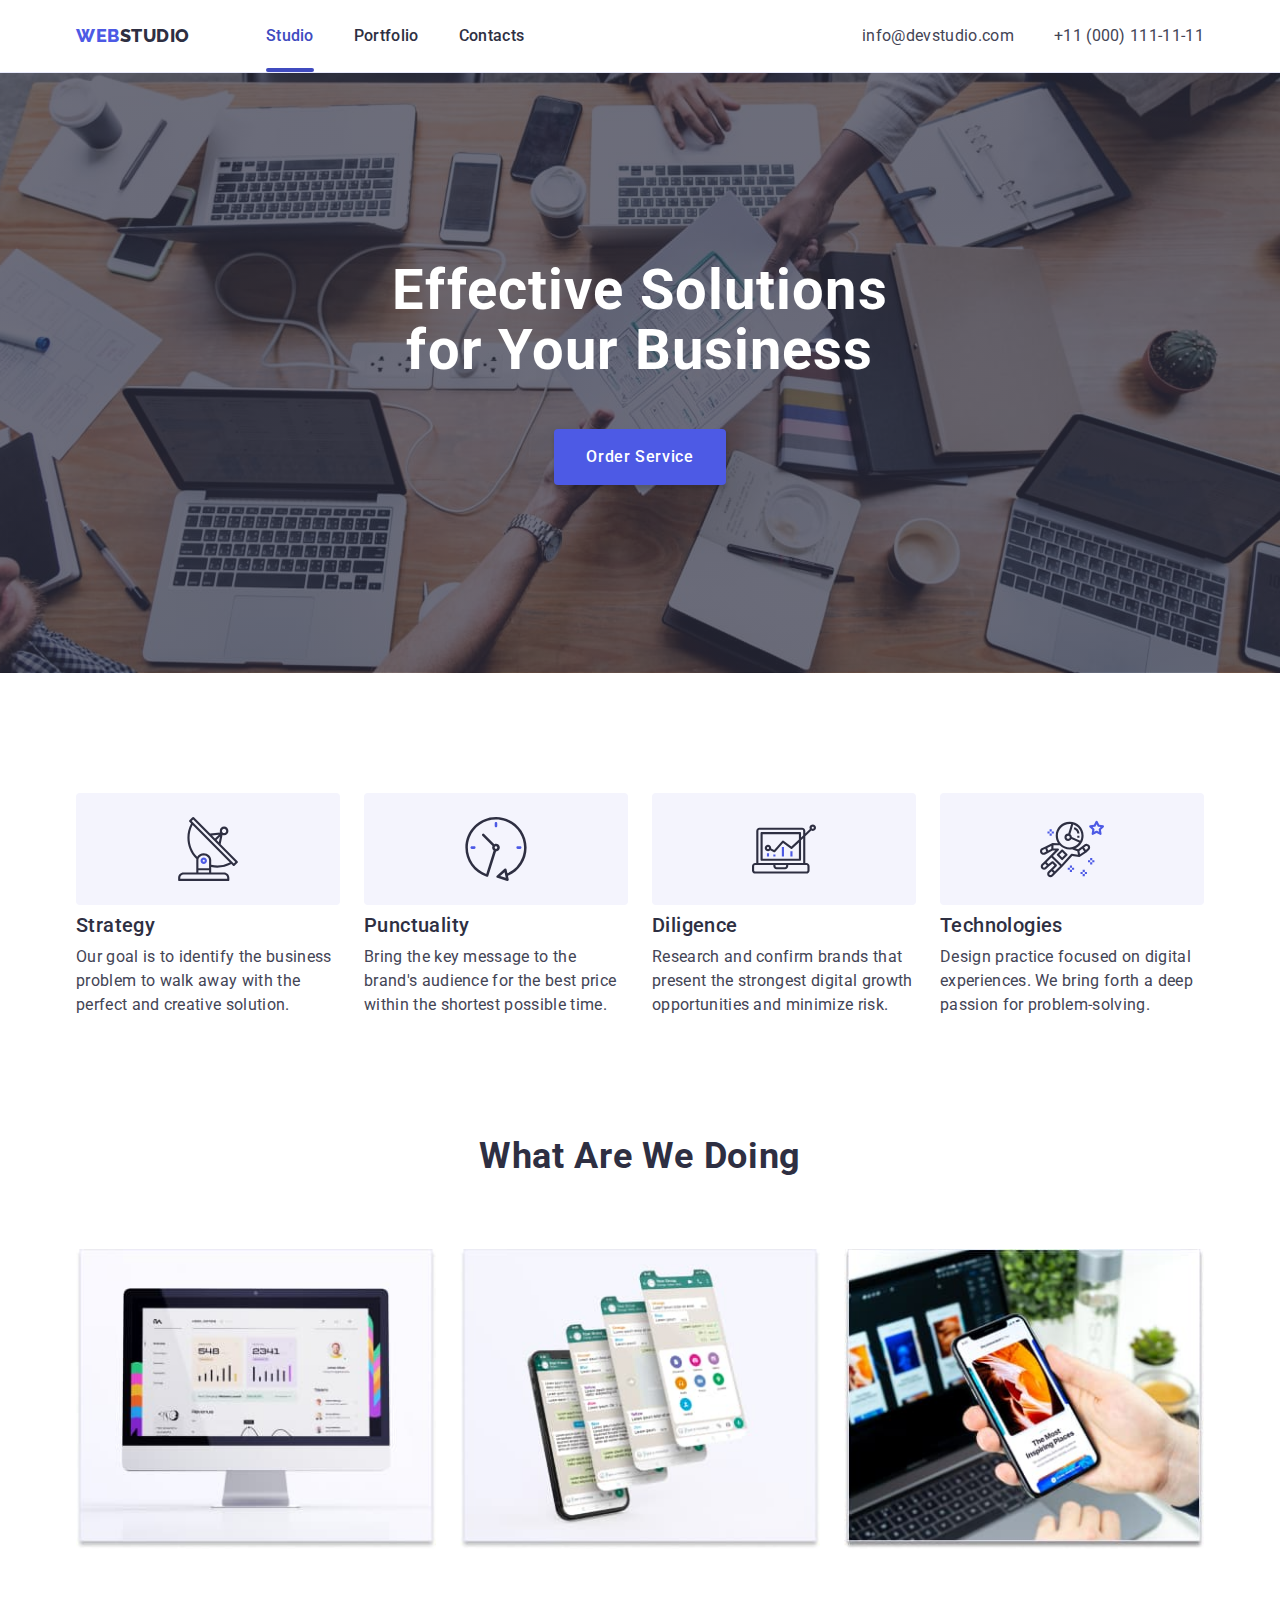
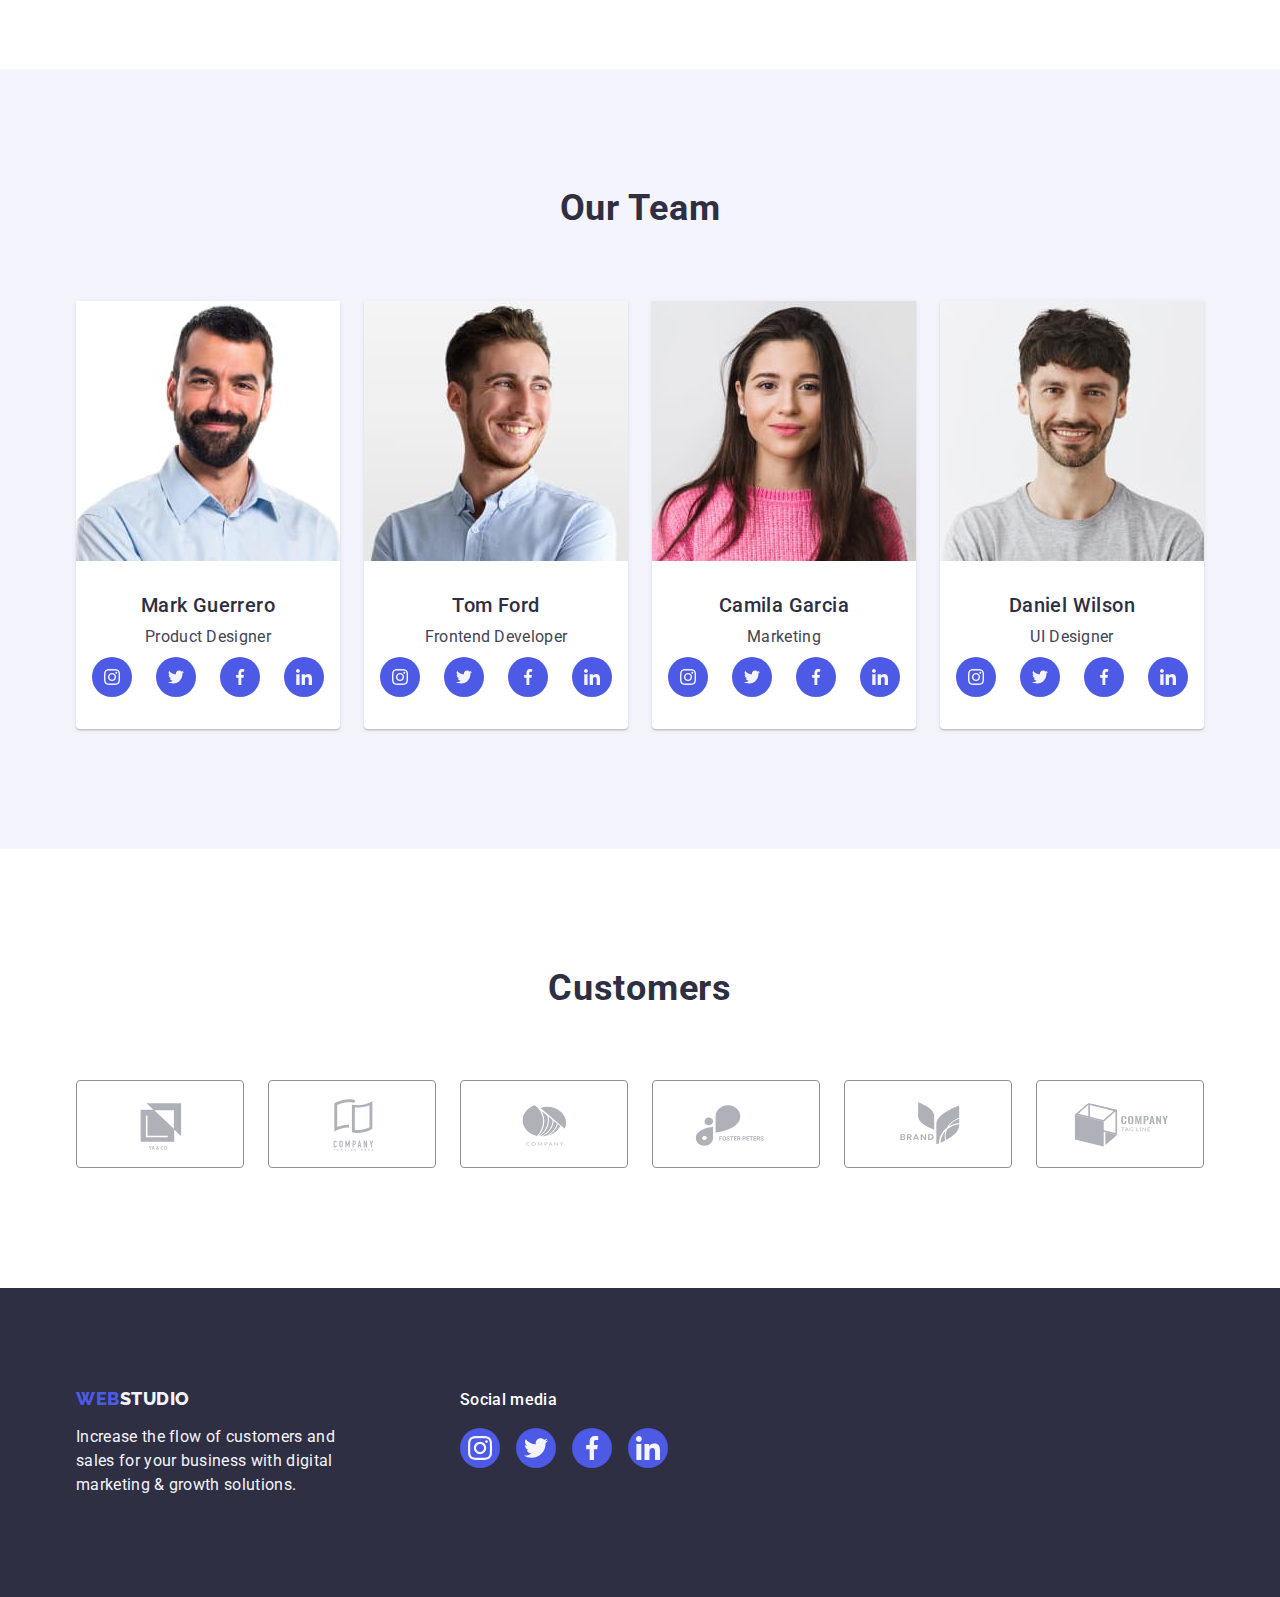
<file: index.html>
<!DOCTYPE html>
<html lang="en">
  <head>
    <meta charset="UTF-8" />
    <meta http-equiv="X-UA-Compatible" content="IE=edge" />
    <meta name="viewport" content="width=device-width, initial-scale=1.0" />
    <title>WebStudio</title>

    <link rel="preconnect" href="https://fonts.googleapis.com" />
    <link rel="preconnect" href="https://fonts.gstatic.com" crossorigin />
    <link rel="preconnect" href="https://fonts.googleapis.com" />
    <link rel="preconnect" href="https://fonts.gstatic.com" crossorigin />
    <link
      href="https://fonts.googleapis.com/css2?family=Raleway:wght@800&family=Roboto:wght@400;500;700;900&display=swap"
      rel="stylesheet"
    />
    <link
      rel="stylesheet"
      href="https://cdn.jsdelivr.net/npm/modern-normalize@1.1.0/modern-normalize.min.css"
    />
    <link rel="stylesheet" href="./css/styles.css" />
  </head>
  <body>
    <!-- Header -->
    <header class="header">
      <div class="container main-nav">
        <nav class="nav-list">
          <a class="logo link" href="./index.html"
            >Web<span class="logo-studio">Studio</span>
          </a>
          <ul class="navigation list">
            <li class="item">
              <a class="link current" href="./index.html">Studio</a>
            </li>
            <li class="item">
              <a class="link" href="./portfolio.html">Portfolio</a>
            </li>
            <li class="item"><a class="link" href="">Contacts</a></li>
          </ul>
        </nav>
        <address class="address">
          <ul class="list">
            <li>
              <a class="address-item link" href="mailto:info@devstudio.com"
                >info@devstudio.com</a
              >
            </li>

            <li>
              <a class="address-item link" href="tel:+110001111111"
                >+11 (000) 111-11-11</a
              >
            </li>
          </ul>
        </address>
      </div>
    </header>
    <!-- Main content -->
    <main>
      <!-- Hero image -->
      <section class="hero">
        <div class="container">
          <h1 class="hero-title">Effective Solutions for Your Business</h1>
          <button class="hero-button" type="button" data-modal-open>
            Order Service
          </button>
        </div>
      </section>
      <!-- Section 1 -->
      <section class="advantages">
        <div class="container">
          <h2 class="title-two visually-hidden">Our advantages</h2>
          <ul class="list">
            <li class="advantages-item">
              <div class="advantages-wrapper">
                <svg width="64" height="64" class="icon-advantages">
                  <use
                    class="antenna"
                    href="./images/icon.svg#icon-antenna"
                  ></use>
                </svg>
              </div>
              <h3 class="title-three">Strategy</h3>
              <p class="item">
                Our goal is to identify the business problem to walk away with
                the perfect and creative solution.
              </p>
            </li>
            <li class="advantages-item">
              <div class="advantages-wrapper">
                <svg width="64" height="64" class="icon-advantages">
                  <use
                    class="antenna"
                    href="./images/icon.svg#icon-clock"
                  ></use>
                </svg>
              </div>

              <h3 class="title-three">Punctuality</h3>
              <p class="item">
                Bring the key message to the brand's audience for the best price
                within the shortest possible time.
              </p>
            </li>
            <li class="advantages-item">
              <div class="advantages-wrapper">
                <svg width="64" height="64" class="icon-advantages">
                  <use
                    class="antenna"
                    href="./images/icon.svg#icon-diagram"
                  ></use>
                </svg>
              </div>

              <h3 class="title-three">Diligence</h3>
              <p class="item">
                Research and confirm brands that present the strongest digital
                growth opportunities and minimize risk.
              </p>
            </li>
            <li class="advantages-item">
              <div class="advantages-wrapper">
                <svg width="64" height="64" class="icon-advantages">
                  <use
                    class="antenna"
                    href="./images/icon.svg#icon-astronaut"
                  ></use>
                </svg>
              </div>
              <h3 class="title-three">Technologies</h3>
              <p class="item">
                Design practice focused on digital experiences. We bring forth a
                deep passion for problem-solving.
              </p>
            </li>
          </ul>
        </div>
      </section>
      <!-- Section 2 -->
      <section class="our-works">
        <div class="container">
          <h2 class="title-two">What are we doing</h2>
          <ul class="list">
            <li class="works-icon">
              <img
                src="./images/img1.jpg"
                alt="Computer with website"
                width="360"
                height="300"
              />
            </li>
            <li class="works-icon">
              <img
                src="./images/img2.jpg"
                alt="The Telegram application is open in the phone"
                width="360"
                height="300"
              />
            </li>
            <li class="works-icon">
              <img
                src="./images/img3.jpg"
                alt="Phone and laptop"
                width="360"
                height="300"
              />
            </li>
          </ul>
        </div>
      </section>
      <!-- Section 3-->
      <section class="team">
        <div class="container">
          <h2 class="title-two">Our Team</h2>
          <ul class="list">
            <li class="team-icon">
              <img
                src="./images/4.jpg"
                alt="Employee"
                width="264"
                height="260"
              />
              <div class="container-team">
                <h3 class="title-three">Mark Guerrero</h3>
                <p class="item">Product Designer</p>
                <ul class="social-media list">
                  <li class="social-list">
                    <a
                      class="networks-link"
                      href="https://www.instagram.com/"
                      target="_blank"
                      rel="noopener noreferrer"
                    >
                      <svg width="16" height="16" class="link-icon">
                        <use href="./images/icon.svg#icon-instagram"></use>
                      </svg>
                    </a>
                  </li>
                  <li class="social-list">
                    <a
                      class="networks-link"
                      href="https://twitter.com/"
                      target="_blank"
                      rel="noopener noreferrer"
                    >
                      <svg width="16" height="16" class="link-icon">
                        <use href="./images/icon.svg#icon-twitter"></use>
                      </svg>
                    </a>
                  </li>
                  <li class="social-list">
                    <a
                      class="networks-link"
                      href="https://www.facebook.com/"
                      target="_blank"
                      rel="noopener noreferrer"
                    >
                      <svg width="16" height="16" class="link-icon">
                        <use href="./images/icon.svg#icon-facebook"></use>
                      </svg>
                    </a>
                  </li>
                  <li class="social-list">
                    <a
                      class="networks-link"
                      href="https://www.linkedin.com/"
                      target="_blank"
                      rel="noopener noreferrer"
                    >
                      <svg width="16" height="16" class="link-icon">
                        <use href="./images/icon.svg#icon-linkedin"></use>
                      </svg>
                    </a>
                  </li>
                </ul>
              </div>
            </li>

            <li class="team-icon">
              <img
                src="./images/5.jpg"
                alt="Employee"
                width="264"
                height="260"
              />
              <div class="container-team">
                <h3 class="title-three">Tom Ford</h3>
                <p class="item">Frontend Developer</p>
                <ul class="social-media list">
                  <li class="social-list">
                    <a
                      class="networks-link"
                      href="https://www.instagram.com/"
                      target="_blank"
                      rel="noopener noreferrer"
                    >
                      <svg width="16" height="16" class="link-icon">
                        <use href="./images/icon.svg#icon-instagram"></use>
                      </svg>
                    </a>
                  </li>
                  <li class="social-list">
                    <a
                      class="networks-link"
                      href="https://twitter.com/"
                      target="_blank"
                      rel="noopener noreferrer"
                    >
                      <svg width="16" height="16" class="link-icon">
                        <use href="./images/icon.svg#icon-twitter"></use>
                      </svg>
                    </a>
                  </li>
                  <li class="social-list">
                    <a
                      class="networks-link"
                      href="https://www.facebook.com/"
                      target="_blank"
                      rel="noopener noreferrer"
                    >
                      <svg width="16" height="16" class="link-icon">
                        <use href="./images/icon.svg#icon-facebook"></use>
                      </svg>
                    </a>
                  </li>
                  <li class="social-list">
                    <a
                      class="networks-link"
                      href="https://www.linkedin.com/"
                      target="_blank"
                      rel="noopener noreferrer"
                    >
                      <svg width="16" height="16" class="link-icon">
                        <use href="./images/icon.svg#icon-linkedin"></use>
                      </svg>
                    </a>
                  </li>
                </ul>
              </div>
            </li>
            <li class="team-icon">
              <img
                src="./images/6.jpg"
                alt="Employee"
                width="264"
                height="260"
              />
              <div class="container-team">
                <h3 class="title-three">Camila Garcia</h3>
                <p class="item">Marketing</p>
                <ul class="social-media list">
                  <li class="social-list">
                    <a
                      class="networks-link"
                      href="https://www.instagram.com/"
                      target="_blank"
                      rel="noopener noreferrer"
                    >
                      <svg width="16" height="16" class="link-icon">
                        <use href="./images/icon.svg#icon-instagram"></use>
                      </svg>
                    </a>
                  </li>
                  <li class="social-list">
                    <a
                      class="networks-link"
                      href="https://twitter.com/"
                      target="_blank"
                      rel="noopener noreferrer"
                    >
                      <svg width="16" height="16" class="link-icon">
                        <use href="./images/icon.svg#icon-twitter"></use>
                      </svg>
                    </a>
                  </li>
                  <li class="social-list">
                    <a
                      class="networks-link"
                      href="https://www.facebook.com/"
                      target="_blank"
                      rel="noopener noreferrer"
                    >
                      <svg width="16" height="16" class="link-icon">
                        <use href="./images/icon.svg#icon-facebook"></use>
                      </svg>
                    </a>
                  </li>
                  <li class="social-list">
                    <a
                      class="networks-link"
                      href="https://www.linkedin.com/"
                      target="_blank"
                      rel="noopener noreferrer"
                    >
                      <svg width="16" height="16" class="link-icon">
                        <use href="./images/icon.svg#icon-linkedin"></use>
                      </svg>
                    </a>
                  </li>
                </ul>
              </div>
            </li>
            <li class="team-icon">
              <img
                src="./images/7.jpg"
                alt="Employee"
                width="264"
                height="260"
              />
              <div class="container-team">
                <h3 class="title-three">Daniel Wilson</h3>
                <p class="item">UI Designer</p>
                <ul class="social-media list">
                  <li class="social-list">
                    <a
                      class="networks-link"
                      href="https://www.instagram.com/"
                      target="_blank"
                      rel="noopener noreferrer"
                    >
                      <svg width="16" height="16" class="link-icon">
                        <use href="./images/icon.svg#icon-instagram"></use>
                      </svg>
                    </a>
                  </li>
                  <li class="social-list">
                    <a
                      class="networks-link"
                      href="https://twitter.com/"
                      target="_blank"
                      rel="noopener noreferrer"
                    >
                      <svg width="16" height="16" class="link-icon">
                        <use href="./images/icon.svg#icon-twitter"></use>
                      </svg>
                    </a>
                  </li>
                  <li class="social-list">
                    <a
                      class="networks-link"
                      href="https://www.facebook.com/"
                      target="_blank"
                      rel="noopener noreferrer"
                    >
                      <svg width="16" height="16" class="link-icon">
                        <use href="./images/icon.svg#icon-facebook"></use>
                      </svg>
                    </a>
                  </li>
                  <li class="social-list">
                    <a
                      class="networks-link"
                      href="https://www.linkedin.com/"
                      target="_blank"
                      rel="noopener noreferrer"
                    >
                      <svg width="16" height="16" class="link-icon">
                        <use href="./images/icon.svg#icon-linkedin"></use>
                      </svg>
                    </a>
                  </li>
                </ul>
              </div>
            </li>
          </ul>
        </div>
      </section>
      <!-- Section 4 -->
      <section class="customers">
        <div class="container">
          <h2 class="title-two">Customers</h2>
          <ul class="list-customers list">
            <li class="customers-item">
              <a class="customers-link" href="">
                <svg width="104" height="56" class="customers-icon">
                  <use href="./images/icon.svg#icon-Logo-1"></use>
                </svg>
              </a>
            </li>
            <li class="customers-item">
              <a class="customers-link" href="">
                <svg width="104" height="56" class="customers-icon">
                  <use href="./images/icon.svg#icon-Logo-2"></use>
                </svg>
              </a>
            </li>
            <li class="customers-item">
              <a class="customers-link" href="">
                <svg width="104" height="56" class="customers-icon">
                  <use href="./images/icon.svg#icon-Logo-3"></use>
                </svg>
              </a>
            </li>
            <li class="customers-item">
              <a class="customers-link" href="">
                <svg width="104" height="56" class="customers-icon">
                  <use href="./images/icon.svg#icon-Logo-4"></use>
                </svg>
              </a>
            </li>
            <li class="customers-item">
              <a class="customers-link" href="">
                <svg width="104" height="56" class="customers-icon">
                  <use href="./images/icon.svg#icon-Logo-5"></use>
                </svg>
              </a>
            </li>
            <li class="customers-item">
              <a class="customers-link" href="">
                <svg width="104" height="56" class="customers-icon">
                  <use href="./images/icon.svg#icon-Logo-6"></use>
                </svg>
              </a>
            </li>
          </ul>
        </div>
      </section>
    </main>
    <!-- Footer -->
    <footer class="footer">
      <div class="footer-container container">
        <div class="second-footer-container">
          <a class="logo link" href="./index.html"
            >Web<span class="footer-logo">Studio</span>
          </a>
          <p class="footer-text">
            Increase the flow of customers and sales for your business with
            digital marketing &#38; growth solutions.
          </p>
        </div>

        <div class="social-media-container">
          <p class="title-social-media">Social media</p>
          <ul class="social-media list">
            <li class="social-list">
              <a
                class="networks-link footer-link"
                href="https://www.instagram.com/"
                target="_blank"
                rel="noopener noreferrer"
              >
                <svg width="24" height="24" class="link-icon">
                  <use href="./images/icon.svg#icon-instagram"></use>
                </svg>
              </a>
            </li>
            <li class="social-list">
              <a
                class="networks-link footer-link"
                href="https://twitter.com/"
                target="_blank"
                rel="noopener noreferrer"
              >
                <svg width="24" height="24" class="link-icon">
                  <use href="./images/icon.svg#icon-twitter"></use>
                </svg>
              </a>
            </li>
            <li class="social-list">
              <a
                class="networks-link footer-link"
                href="https://www.facebook.com/"
                target="_blank"
                rel="noopener noreferrer"
              >
                <svg width="24" height="24" class="link-icon">
                  <use href="./images/icon.svg#icon-facebook"></use>
                </svg>
              </a>
            </li>
            <li class="social-list">
              <a
                class="networks-link footer-link"
                href="https://www.linkedin.com/"
                target="_blank"
                rel="noopener noreferrer"
              >
                <svg width="24" height="24" class="link-icon">
                  <use href="./images/icon.svg#icon-linkedin"></use>
                </svg>
              </a>
            </li>
          </ul>
        </div>
      </div>
    </footer>
    <!-- Modal -->
    <div class="backdrop is-hidden" data-modal>
      <div class="modal">
        <button class="modal-btn" data-modal-close>
          <svg width="8" height="8">
            <use href="./images/icon.svg#icon-close"></use>
          </svg>
        </button>
      </div>
    </div>
    <!-- JS -->
    <script src="./js/modal.js"></script>
  </body>
</html>
</file>
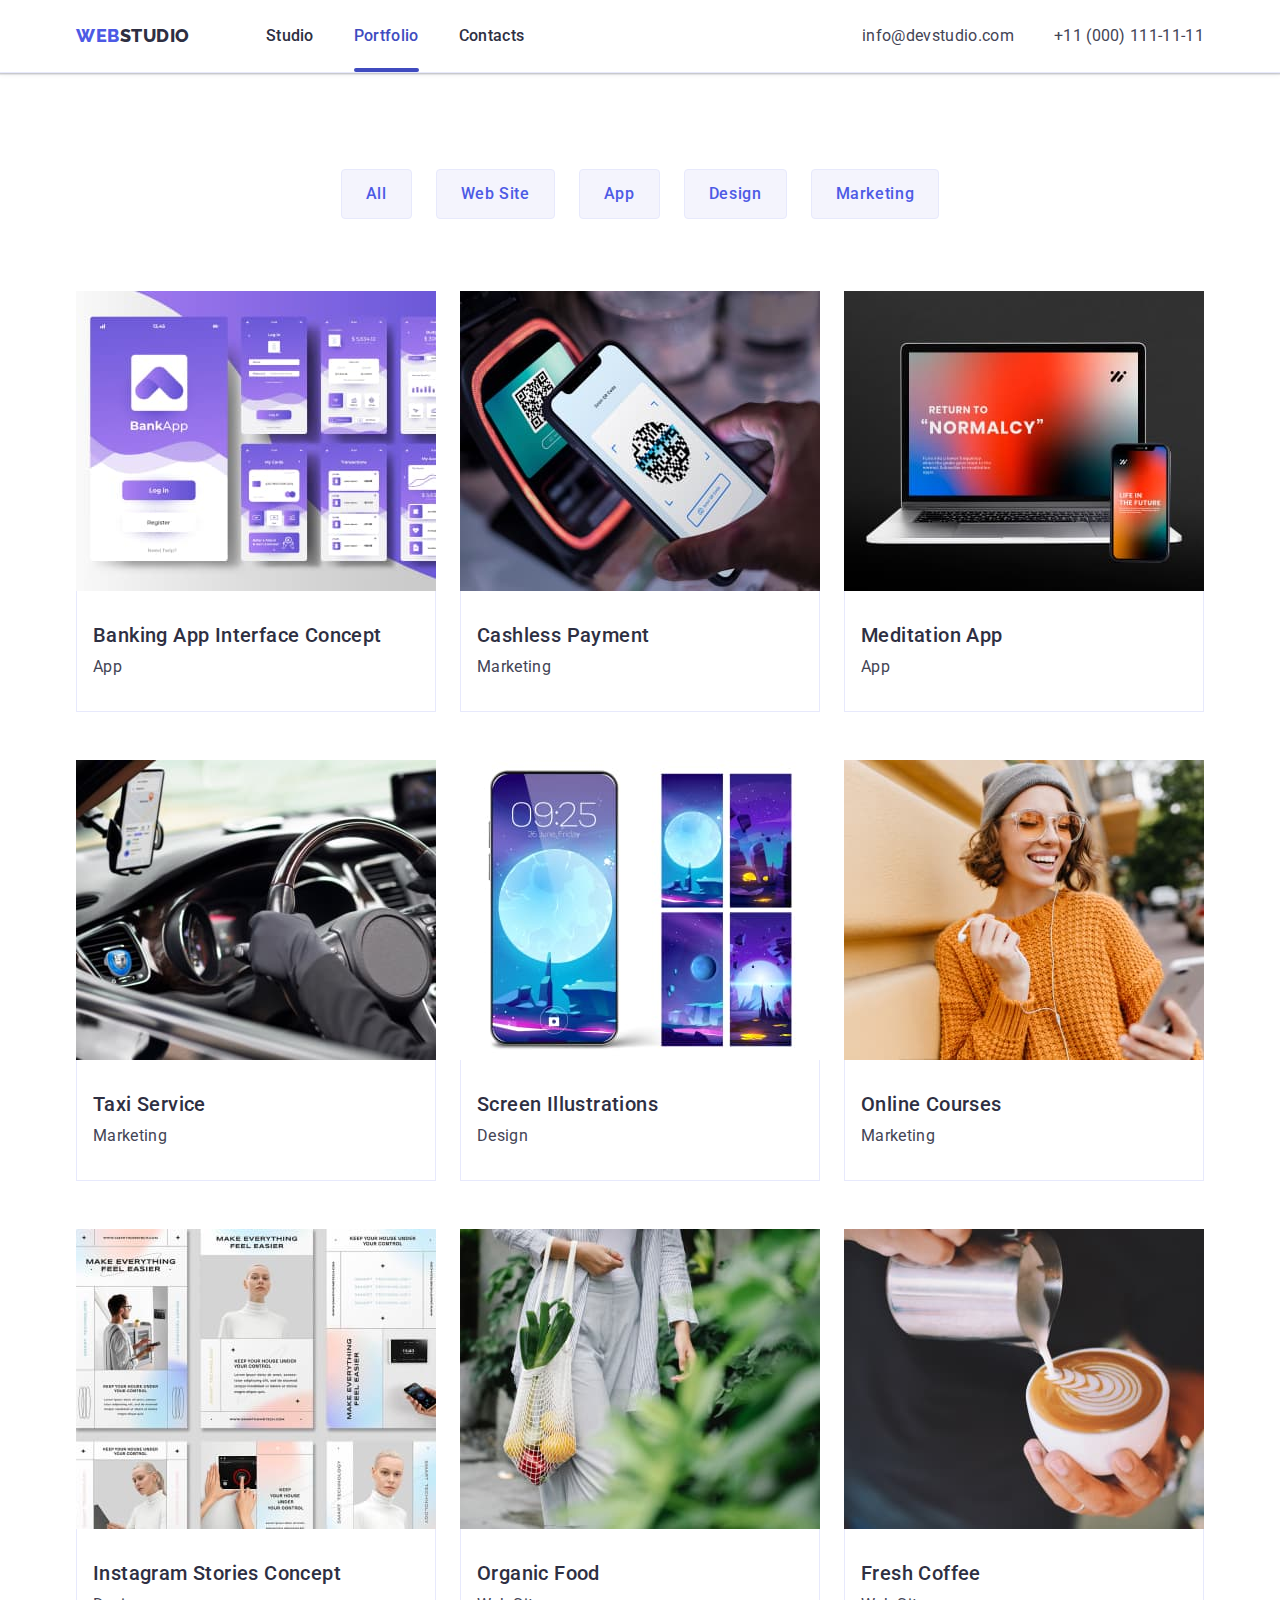
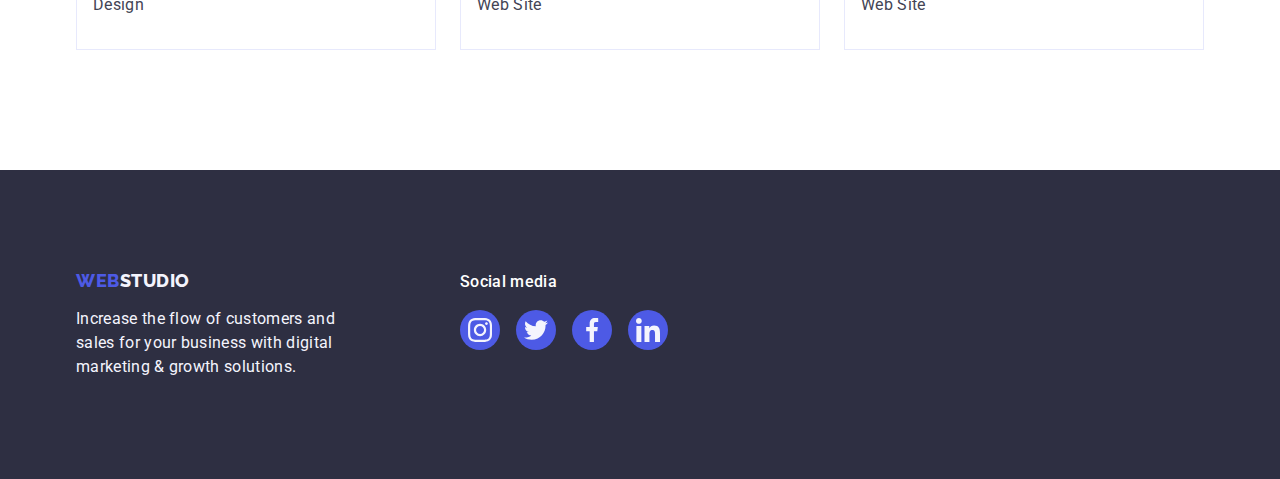
<file: portfolio.html>
<!DOCTYPE html>
<html lang="en">
  <head>
    <meta charset="UTF-8" />
    <meta http-equiv="X-UA-Compatible" content="IE=edge" />
    <meta name="viewport" content="width=device-width, initial-scale=1.0" />
    <title>Portfolio</title>

    <link rel="preconnect" href="https://fonts.googleapis.com" />
    <link rel="preconnect" href="https://fonts.gstatic.com" crossorigin />
    <link rel="preconnect" href="https://fonts.googleapis.com" />
    <link rel="preconnect" href="https://fonts.gstatic.com" crossorigin />
    <link
      href="https://fonts.googleapis.com/css2?family=Raleway:wght@800&family=Roboto:wght@400;500;700;900&display=swap"
      rel="stylesheet"
    />
    <link
      rel="stylesheet"
      href="https://cdn.jsdelivr.net/npm/modern-normalize@1.1.0/modern-normalize.min.css"
    />
    <link rel="stylesheet" href="./css/styles.css" />
  </head>
  <body>
    <!-- Header -->
    <header class="header">
      <div class="container main-nav">
        <nav class="nav-list">
          <a class="logo link" href="./index.html"
            >Web<span class="logo-studio">Studio</span>
          </a>
          <ul class="navigation list">
            <li class="item"><a class="link" href="./index.html">Studio</a></li>
            <li class="item">
              <a class="link current" href="./portfolio.html">Portfolio</a>
            </li>
            <li class="item"><a class="link" href="">Contacts</a></li>
          </ul>
        </nav>
        <address class="address">
          <ul class="list">
            <li>
              <a class="address-item link" href="mailto:info@devstudio.com"
                >info@devstudio.com</a
              >
            </li>

            <li>
              <a class="address-item link" href="tel:+110001111111"
                >+11 (000) 111-11-11</a
              >
            </li>
          </ul>
        </address>
      </div>
    </header>
    <!-- Main content -->
    <main>
      <section class="portfolio">
        <div class="container">
          <h1 class="visually-hidden">Portfolio</h1>
          <ul class="portfolio-filter list">
            <li class="btn-item">
              <button class="filter-btn" type="button">All</button>
            </li>
            <li class="btn-item">
              <button class="filter-btn" type="button">Web Site</button>
            </li>
            <li class="btn-item">
              <button class="filter-btn" type="button">App</button>
            </li>
            <li class="btn-item">
              <button class="filter-btn" type="button">Design</button>
            </li>
            <li class="btn-item">
              <button class="filter-btn" type="button">Marketing</button>
            </li>
          </ul>
          <ul class="portfolio-list list">
            <li class="portfolio-icon">
              <a class="portfolio-link link" href="">
                <div class="portfolio-box">
                  <img
                    src="./images/portfolio/img-1.jpg"
                    alt="Banking App Interface Concept"
                    width="360"
                    height="300"
                  />
                  <div class="overlay">
                    <p class="overlay-descr">
                      14 Stylish and User-Friendly App Design Concepts · Task
                      Manager App · Calorie Tracker App · Exotic Fruit Ecommerce
                      App · Cloud Storage App
                    </p>
                  </div>
                </div>
                <div class="portfolio-wrapper">
                  <h2 class="portfolio-title">Banking App Interface Concept</h2>
                  <p class="portfolio-item">App</p>
                </div>
              </a>
            </li>
            <li class="portfolio-icon">
              <a class="portfolio-link link" href="">
                <div class="portfolio-box">
                  <img
                    src="./images/portfolio/img-2.jpg"
                    alt="Cashless Payment"
                    width="360"
                    height="300"
                  />
                  <div class="overlay">
                    <p class="overlay-descr">
                      14 Stylish and User-Friendly App Design Concepts · Task
                      Manager App · Calorie Tracker App · Exotic Fruit Ecommerce
                      App · Cloud Storage App
                    </p>
                  </div>
                </div>
                <div class="portfolio-wrapper">
                  <h2 class="portfolio-title">Cashless Payment</h2>
                  <p class="portfolio-item">Marketing</p>
                </div>
              </a>
            </li>
            <li class="portfolio-icon">
              <a class="portfolio-link link" href="">
                <div class="portfolio-box">
                  <img
                    src="./images/portfolio/img-3.jpg"
                    alt="Meditation App"
                    width="360"
                    height="300"
                  />
                  <div class="overlay">
                    <p class="overlay-descr">
                      14 Stylish and User-Friendly App Design Concepts · Task
                      Manager App · Calorie Tracker App · Exotic Fruit Ecommerce
                      App · Cloud Storage App
                    </p>
                  </div>
                </div>
                <div class="portfolio-wrapper">
                  <h2 class="portfolio-title">Meditation App</h2>
                  <p class="portfolio-item">App</p>
                </div>
              </a>
            </li>
            <li class="portfolio-icon">
              <a class="portfolio-link link" href="">
                <div class="portfolio-box">
                  <img
                    src="./images/portfolio/img-4.jpg"
                    alt="Taxi Service"
                    width="360"
                    height="300"
                  />
                  <div class="overlay">
                    <p class="overlay-descr">
                      14 Stylish and User-Friendly App Design Concepts · Task
                      Manager App · Calorie Tracker App · Exotic Fruit Ecommerce
                      App · Cloud Storage App
                    </p>
                  </div>
                </div>
                <div class="portfolio-wrapper">
                  <h2 class="portfolio-title">Taxi Service</h2>
                  <p class="portfolio-item">Marketing</p>
                </div>
              </a>
            </li>
            <li class="portfolio-icon">
              <a class="portfolio-link link" href="">
                <div class="portfolio-box">
                  <img
                    src="./images/portfolio/img-5.jpg"
                    alt="Screen Illustrations"
                    width="360"
                    height="300"
                  />
                  <div class="overlay">
                    <p class="overlay-descr">
                      14 Stylish and User-Friendly App Design Concepts · Task
                      Manager App · Calorie Tracker App · Exotic Fruit Ecommerce
                      App · Cloud Storage App
                    </p>
                  </div>
                </div>
                <div class="portfolio-wrapper">
                  <h2 class="portfolio-title">Screen Illustrations</h2>
                  <p class="portfolio-item">Design</p>
                </div>
              </a>
            </li>
            <li class="portfolio-icon">
              <a class="portfolio-link link" href="">
                <div class="portfolio-box">
                  <img
                    src="./images/portfolio/img-6.jpg"
                    alt="Online Courses"
                    width="360"
                    height="300"
                  />
                  <div class="overlay">
                    <p class="overlay-descr">
                      14 Stylish and User-Friendly App Design Concepts · Task
                      Manager App · Calorie Tracker App · Exotic Fruit Ecommerce
                      App · Cloud Storage App
                    </p>
                  </div>
                </div>
                <div class="portfolio-wrapper">
                  <h2 class="portfolio-title">Online Courses</h2>
                  <p class="portfolio-item">Marketing</p>
                </div>
              </a>
            </li>
            <li class="portfolio-icon">
              <a class="portfolio-link link" href="">
                <div class="portfolio-box">
                  <img
                    src="./images/portfolio/img-7.jpg"
                    alt="Instagram Stories Concept"
                    width="360"
                    height="300"
                  />
                  <div class="overlay">
                    <p class="overlay-descr">
                      14 Stylish and User-Friendly App Design Concepts · Task
                      Manager App · Calorie Tracker App · Exotic Fruit Ecommerce
                      App · Cloud Storage App
                    </p>
                  </div>
                </div>
                <div class="portfolio-wrapper">
                  <h2 class="portfolio-title">Instagram Stories Concept</h2>
                  <p class="portfolio-item">Design</p>
                </div>
              </a>
            </li>
            <li class="portfolio-icon">
              <a class="portfolio-link link" href="">
                <div class="portfolio-box">
                  <img
                    src="./images/portfolio/img-8.jpg"
                    alt="Organic Food"
                    width="360"
                    height="300"
                  />
                  <div class="overlay">
                    <p class="overlay-descr">
                      14 Stylish and User-Friendly App Design Concepts · Task
                      Manager App · Calorie Tracker App · Exotic Fruit Ecommerce
                      App · Cloud Storage App
                    </p>
                  </div>
                </div>
                <div class="portfolio-wrapper">
                  <h2 class="portfolio-title">Organic Food</h2>
                  <p class="portfolio-item">Web Site</p>
                </div>
              </a>
            </li>
            <li class="portfolio-icon">
              <a class="portfolio-link link" href="">
                <div class="portfolio-box">
                  <img
                    src="./images/portfolio/img-9.jpg"
                    alt="Fresh Coffee"
                    width="360"
                    height="300"
                  />
                  <div class="overlay">
                    <p class="overlay-descr">
                      14 Stylish and User-Friendly App Design Concepts · Task
                      Manager App · Calorie Tracker App · Exotic Fruit Ecommerce
                      App · Cloud Storage App
                    </p>
                  </div>
                </div>
                <div class="portfolio-wrapper">
                  <h2 class="portfolio-title">Fresh Coffee</h2>
                  <p class="portfolio-item">Web Site</p>
                </div>
              </a>
            </li>
          </ul>
        </div>
      </section>
    </main>
    <!-- Footer -->
    <footer class="footer">
      <div class="footer-container container">
        <div class="second-footer-container">
          <a class="logo link" href="./index.html"
            >Web<span class="footer-logo">Studio</span>
          </a>
          <p class="footer-text">
            Increase the flow of customers and sales for your business with
            digital marketing &#38; growth solutions.
          </p>
        </div>

        <div class="social-media-container">
          <p class="title-social-media">Social media</p>
          <ul class="social-media list">
            <li class="social-list">
              <a
                class="networks-link footer-link"
                href="https://www.instagram.com/"
                target="_blank"
                rel="noopener noreferrer"
              >
                <svg width="24px" height="24px" class="link-icon">
                  <use href="./images/icon.svg#icon-instagram"></use>
                </svg>
              </a>
            </li>
            <li class="social-list">
              <a
                class="networks-link footer-link"
                href="https://twitter.com/"
                target="_blank"
                rel="noopener noreferrer"
              >
                <svg width="24px" height="24px" class="link-icon">
                  <use href="./images/icon.svg#icon-twitter"></use>
                </svg>
              </a>
            </li>
            <li class="social-list">
              <a
                class="networks-link footer-link"
                href="https://www.facebook.com/"
                target="_blank"
                rel="noopener noreferrer"
              >
                <svg width="24px" height="24px" class="link-icon">
                  <use href="./images/icon.svg#icon-facebook"></use>
                </svg>
              </a>
            </li>
            <li class="social-list">
              <a
                class="networks-link footer-link"
                href="https://www.linkedin.com/"
                target="_blank"
                rel="noopener noreferrer"
              >
                <svg width="24px" height="24px" class="link-icon">
                  <use href="./images/icon.svg#icon-linkedin"></use>
                </svg>
              </a>
            </li>
          </ul>
        </div>
      </div>
    </footer>
  </body>
</html>
</file>
<file: css/styles.css>
*,
*::before,
*::after {
  box-sizing: border-box;
}
:root {
  --iris: #4d5ae5;
  --ocean: #404bbf;
  --navy-blue: #2e2f42;
  --green: #31d0aa;
  --slate: #434455;
  --light-slate: #8e8f99;
  --cornflower: #e7e9fc;
  --cloud: #f4f4fd;
  --navy-blue-modal: #2e2f42;
  --grey: #2e2f42;
  --white: #ffffff;
  --dairy: #fcfcfc;
  --border: #e7e9fc;
  --icons-customers: #afb1b8;
  --bg-backdrop: rgba(46, 47, 66, 0.4);
  --animation: 250ms cubic-bezier(0.4, 0, 0.2, 1);
}
/* General */
body {
  font-family: 'Roboto', sans-serif;
  color: var(--slate);
  letter-spacing: 0.02em;
  background-color: var(--white);
}
.visually-hidden {
  position: absolute;
  width: 1px;
  height: 1px;
  margin: -1px;
  border: 0;
  padding: 0;
  white-space: nowrap;
  clip-path: inset(100%);
  clip: rect(0 0 0 0);
  overflow: hidden;
}
.title-two {
  font-size: 36px;
  line-height: 1.11;
  color: var(--navy-blue);
  text-align: center;
  text-transform: capitalize;
  letter-spacing: 0.02em;
}
.title-three {
  font-weight: 500;
  font-size: 20px;
  line-height: 1.2;
  color: var(--navy-blue);
  letter-spacing: 0.02em;
}
.item {
  font-size: 16px;
  line-height: 1.5;
}
.container {
  margin-left: auto;
  margin-right: auto;
  width: 1158px;
  padding-left: 15px;
  padding-right: 15px;
}

/**
  |============================
  | Reset
  |============================
*/

.list {
  list-style: none;
  display: block;
}
.link {
  text-decoration: none;
  display: block;
}
img {
  display: block;
}
h1,
h2,
h3,
p,
ul {
  margin: 0;
  padding: 0;
}

/* Header */
.header {
  border-bottom: 1px solid var(--border);
  box-shadow: 0px 2px 1px rgba(46, 47, 66, 0.08),
    0px 1px 1px rgba(46, 47, 66, 0.16), 0px 1px 6px rgba(46, 47, 66, 0.08);
}

.logo {
  display: inline-block;
  font-family: 'Raleway', sans-serif;
  font-weight: 800;
  font-size: 18px;
  line-height: 1.17;
  letter-spacing: 0.03em;
  text-transform: uppercase;
  color: var(--iris);
}
.logo-studio {
  color: var(--navy-blue);
}
.nav-list .logo {
  margin-right: 76px;
}
.navigation {
  display: flex;
  gap: 40px;
}

.navigation .link {
  position: relative;
  padding: 24px 0;
  font-weight: 500;
  font-size: 16px;
  line-height: 1.5;
  color: var(--navy-blue);

  transition: color var(--animation);
}

.navigation .link.current::after {
  content: '';
  position: absolute;
  bottom: 0;
  display: flex;
  width: 100%;
  border: 2px solid var(--ocean);
  border-radius: 2px;
}
.address {
  font-style: normal;
}
.address > .list {
  display: flex;
}
.address-item {
  font-size: 16px;
  line-height: 1.5;
  color: var(--slate);

  transition: color var(--animation);
}
.address .list {
  gap: 40px;
}
.main-nav {
  display: flex;
  align-items: center;
}
.nav-list {
  display: flex;
  align-items: center;
  margin-right: auto;
}
/* Main page */

/* Hero */
.hero {
  padding: 188px 0;
  max-width: 1440px;
  margin-left: auto;
  margin-right: auto;
  text-align: center;
  background-color: var(--navy-blue);
  background-image: linear-gradient(
      rgba(46, 47, 66, 0.7),
      rgba(46, 47, 66, 0.7)
    ),
    url(../images/hero/hero-bg.jpg);
  background-repeat: no-repeat;
  background-position: center;
  background-size: cover;
}
.hero-title {
  margin-left: auto;
  margin-right: auto;
  margin-bottom: 48px;
  max-width: 496px;

  color: var(--white);
  font-size: 56px;
  line-height: 1.07;
  font-style: normal;
  text-align: center;
  letter-spacing: 0.02em;
}
.hero-button {
  min-width: 169px;
  height: 56px;
  padding: 16px 32px;
  display: block;
  border: none;
  margin-left: auto;
  margin-right: auto;

  font-family: 'Roboto', sans-serif;
  background: var(--iris);
  font-weight: 500;
  color: var(--white);
  font-size: 16px;
  line-height: 1.5;
  cursor: pointer;
  letter-spacing: 0.04em;

  box-shadow: 0px 4px 4px rgba(0, 0, 0, 0.15);
  border-radius: 4px;

  transition: background-color var(--animation);
}
/* Active */
.hero button:hover,
.hero button:focus {
  background-color: var(--ocean);
}
.navigation a:hover,
.navigation a:focus,
.address a:hover,
.address a:focus,
.navigation .link.current {
  color: var(--ocean);
}
/* Section 1 */
.advantages {
  padding: 120px 0;
}
.advantages .title-three {
  padding-left: 0;
  margin-bottom: 8px;
}
.advantages ul {
  display: flex;
  flex-wrap: wrap;
  gap: 24px;
}
.advantages-wrapper {
  display: flex;
  margin-bottom: 8px;
  align-items: center;
  justify-content: center;
  height: 112px;

  background-color: var(--cloud);
  border-radius: 4px;
}
.advantages-item {
  width: calc((100% - 3 * 24px) / 4);
}

/* Section 2 */
.our-works {
  padding-bottom: 120px;
}
.our-works .title-two {
  margin-bottom: 72px;
}
.our-works ul {
  display: flex;
  flex-wrap: wrap;
  gap: 24px;
}
.works-icon {
  width: calc((100% - 2 * 24px) / 3);
}

/* Section 3 */
.team {
  background-color: var(--cloud);
  padding: 120px 0;
}
.team .title-two {
  margin-bottom: 72px;
}
.team ul {
  display: flex;
  flex-wrap: wrap;
  gap: 24px;
}

.team-icon {
  width: calc((100% - 3 * 24px) / 4);
  background-color: var(--white);
  box-shadow: 0px 1px 6px rgba(46, 47, 66, 0.08),
    0px 1px 1px rgba(46, 47, 66, 0.16), 0px 2px 1px rgba(46, 47, 66, 0.08);
  border-radius: 0px 0px 4px 4px;
}

.team-icon .title-three {
  text-align: center;
  margin-bottom: 8px;
}
.team-icon .item {
  text-align: center;
}
.container-team {
  padding: 32px 0;
}
/**
  |============================
  | Social networks
  |============================
*/
.social-media {
  margin-top: 8px;
  justify-content: center;
}
.social-list {
  width: 40px;
  height: 40px;
}
.networks-link {
  width: 100%;
  height: 100%;
  display: flex;
  justify-content: center;
  align-items: center;
  background-color: var(--iris);
  border-radius: 50%;

  transition: background-color var(--animation);
}
.networks-link:hover,
.networks-link:focus {
  background-color: var(--ocean);
}
.link-icon {
  fill: var(--cloud);
}
/* Section 4 */
.customers {
  padding: 120px 0;
}
.customers .title-two {
  margin-bottom: 72px;
  line-height: 1.1;
}
.list-customers {
  display: flex;
  gap: 24px;
  align-items: center;
}
.customers-item {
  width: calc((100% - 120px) / 6);
  height: 88px;
}
.customers-link {
  padding: 16px 32px;
  display: flex;
  height: 100%;
  width: 100%;
  justify-content: center;
  align-items: center;
  color: var(--icons-customers);
  border: 1px solid var(--light-slate);
  border-radius: 4px;

  transition: color var(--animation), border var(--animation);
}
.customers-icon {
  fill: currentColor;
  transition: fill var(--animation);
}
.customers-link:hover,
.customers-link:focus {
  border: 1px solid var(--ocean);
  color: var(--ocean);
}

.customers-icon:hover,
.customers-icon:focus {
  fill: currentColor;
}

/* Footer */
.footer {
  background-color: var(--navy-blue);
  padding: 100px 0;
}
.footer .logo {
  display: inline-block;
  margin-bottom: 16px;
}
.footer .footer-logo,
.footer-text {
  color: var(--cloud);
}

.footer-text {
  width: 264px;
  font-size: 16px;
  line-height: 1.5;
}
.second-footer-container {
  margin-right: 120px;
}
.title-social-media {
  margin-bottom: 16px;
  font-weight: 500;
  font-size: 16px;
  line-height: 1.5;
  color: var(--white);
  letter-spacing: 0.02em;
}
.footer .social-media {
  display: flex;
  gap: 16px;
}
.footer .footer-container {
  display: flex;
  align-items: baseline;
}

.footer-link:hover,
.footer-link:focus {
  background-color: var(--green);
}

/**
  |============================
  | Portfolio
  |============================
*/

.portfolio {
  padding: 96px 0 120px 0;
}
/* Filter */
.filter-btn {
  padding: 12px 24px;
  min-width: 69px;

  font-family: 'Roboto', sans-serif;
  background-color: var(--cloud);
  font-weight: 500;
  color: var(--iris);
  font-size: 16px;
  line-height: 1.5;
  cursor: pointer;
  letter-spacing: 0.04em;

  border: 1px solid var(--border);
  border-radius: 4px;

  transition: background-color var(--animation), color var(--animation),
    border var(--animation), box-shadow var(--animation);
}
.filter-btn:hover,
.filter-btn:focus {
  background-color: var(--ocean);
  color: var(--white);
  border: 1px solid transparent;
  box-shadow: 0px 3px 1px rgba(0, 0, 0, 0.1), 0px 2px 1px rgba(0, 0, 0, 0.08),
    0px 2px 2px rgba(0, 0, 0, 0.12);
}

.portfolio-filter {
  display: flex;
  justify-content: center;
  gap: 24px;
  margin-bottom: 72px;
}
/* Portfolio list */
.portfolio-list {
  display: flex;
  flex-wrap: wrap;

  column-gap: 24px;
  row-gap: 48px;
}
.portfolio-icon {
  width: calc((100% - 48px) / 3);
}
.portfolio-title {
  margin-bottom: 8px;

  font-weight: 500;
  font-size: 20px;
  line-height: 1.2;
  color: var(--navy-blue);
  letter-spacing: 0.02em;
}
.portfolio-item {
  font-size: 16px;
  line-height: 1.5;
  letter-spacing: 0.02em;
  color: var(--slate);
}
.portfolio-wrapper {
  padding: 32px 16px;
  border-left: 1px solid var(--border);
  border-bottom: 1px solid var(--border);
  border-right: 1px solid var(--border);
}
.portfolio-box {
  position: relative;
  overflow: hidden;
}
.overlay {
  position: absolute;
  top: 0;
  left: 0;

  transform: translateY(100%);

  width: 100%;
  height: 100%;

  padding-top: 40px;
  padding-right: 32px;
  padding-left: 32px;

  background-color: var(--iris);

  transition: transform var(--animation);
}
.portfolio-link:hover .overlay,
.portfolio-link:focus .overlay {
  transform: translateY(0);
}
.overlay-descr {
  color: var(--cloud);
}
.portfolio-link {
  transition: box-shadow var(--animation);
}
.portfolio-link:hover,
.portfolio-link:focus {
  box-shadow: 0px 1px 6px rgba(46, 47, 66, 0.08),
    0px 1px 1px rgba(46, 47, 66, 0.16), 0px 2px 1px rgba(46, 47, 66, 0.08);
}
/**
  |============================
  | Modal
  |============================
*/
.backdrop {
  position: fixed;
  top: 0;
  left: 0;
  width: 100%;
  height: 100%;

  opacity: 1;
  visibility: visible;
  pointer-events: initial;

  background-color: var(--bg-backdrop);

  transition: opacity var(--animation), visibility var(--animation),
    pointer-events var(--animation);
}
.backdrop.is-hidden {
  opacity: 0;
  visibility: hidden;
  pointer-events: none;
}

.modal {
  display: flex;
  justify-content: end;
  position: absolute;
  top: 50%;
  left: 50%;
  min-width: 408px;
  min-height: 576px;
  padding: 24px;

  background-color: var(--dairy);
  box-shadow: 0px 1px 1px rgba(0, 0, 0, 0.14), 0px 1px 3px rgba(0, 0, 0, 0.12),
    0px 2px 1px rgba(0, 0, 0, 0.2);
  border-radius: 4px;

  transform: scale(1) translate(-50%, -50%);
  transition: transform var(--animation);
}
.modal-btn {
  width: 24px;
  height: 24px;
  padding: 8px;
  color: var(--grey);
  border-radius: 50%;
  border: none;
  cursor: pointer;

  transition: background-color var(--animation), color var(--animation);
}
.modal-btn:hover,
.modal-btn:focus {
  background-color: var(--ocean);
  color: var(--white);
}
.modal-btn svg {
  display: flex;
  justify-content: center;
  fill: currentColor;
}
.modal-btn svg:hover {
  fill: currentColor;
}
.backdrop.is-hidden .modal {
  transform: translate(-50%, -50%) scale(0.9);
}
</file>
